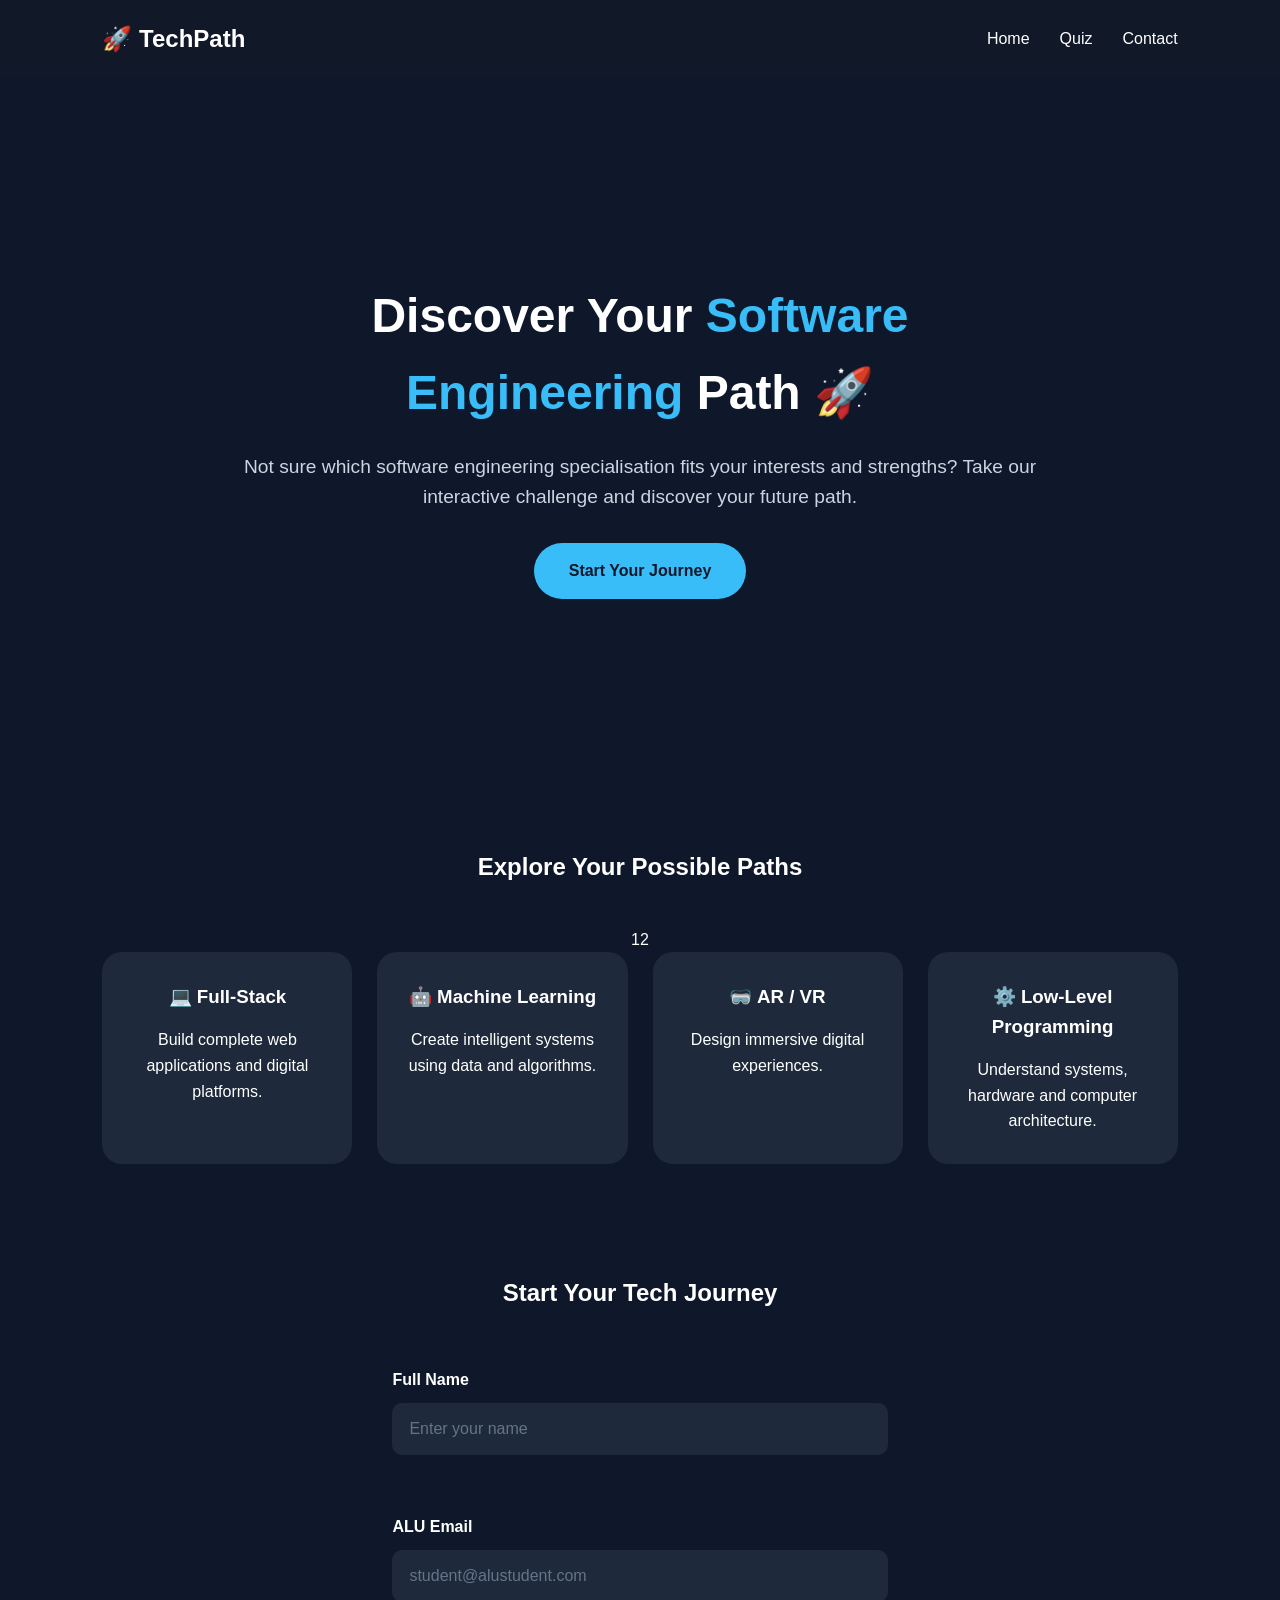
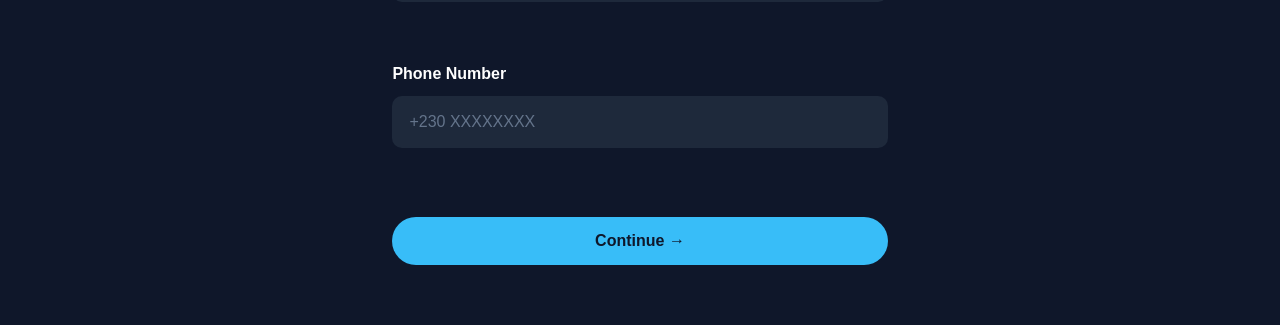
<file: index.html>
<!DOCTYPE html>
<html lang="en">
<head>
    <meta charset="UTF-8">
    <meta name="viewport" content="width=device-width, initial-scale=1.0">

    <title>TechPath | Discover Your Software Engineering Path</title>

    <!-- Link CSS -->
    <link rel="stylesheet" href="css/style.css">
</head>

<body>

    <!-- Navigation Bar -->
    <header>
        <nav class="navbar">
            <div class="logo">
                🚀 TechPath
            </div>

            <ul class="nav-links">
                <li><a href="index.html">Home</a></li>
                <li><a href="quiz.html">Quiz</a></li>
                <li><a href="contact.html">Contact</a></li>
            </ul>
        </nav>
    </header>


    <!-- Hero Section -->
    <main>

        <section class="hero">

            <div class="hero-content">

                <h1>
                    Discover Your 
                    <span>Software Engineering</span>
                    Path 🚀
                </h1>

                <p>
                    Not sure which software engineering specialisation 
                    fits your interests and strengths?
                    Take our interactive challenge and discover your future path.
                </p>

                <a href="#student-form" class="start-button">
                    Start Your Journey
                </a>

            </div>

        </section>


        <!-- Specialisation Cards -->
        <section class="paths">

            <h2>Explore Your Possible Paths</h2>
12
            <div class="card-container">

                <div class="path-card">
                    <h3>💻 Full-Stack</h3>
                    <p>
                        Build complete web applications and digital platforms.
                    </p>
                </div>


                <div class="path-card">
                    <h3>🤖 Machine Learning</h3>
                    <p>
                        Create intelligent systems using data and algorithms.
                    </p>
                </div>


                <div class="path-card">
                    <h3>🥽 AR / VR</h3>
                    <p>
                        Design immersive digital experiences.
                    </p>
                </div>


                <div class="path-card">
                    <h3>⚙️ Low-Level Programming</h3>
                    <p>
                        Understand systems, hardware and computer architecture.
                    </p>
                </div>

            </div>

        </section>


        <!-- Student Form -->
        <section id="student-form" class="form-section">

            <h2>Start Your Tech Journey</h2>

            <form id="studentForm">

                <label>
                    Full Name
                </label>

                <input 
                id="name"
                type="text"
                placeholder="Enter your name">

                <small class="error-message"></small>


                <!-- Student ID removed as requested -->


                <label>
                    ALU Email
                </label>

                <input 
                id="email"
                type="email"
                placeholder="student@alustudent.com">

                <small class="error-message"></small>


                <label>
                    Phone Number
                </label>

                <input 
                id="phone"
                type="tel"
                placeholder="+230 XXXXXXXX">

                <small class="error-message"></small>


                <button type="submit">
                    Continue →
                </button>

            </form>

        </section>


    </main>


    <!-- JavaScript -->
    <script src="js/main.js"></script>

</body>
</html>
</file>
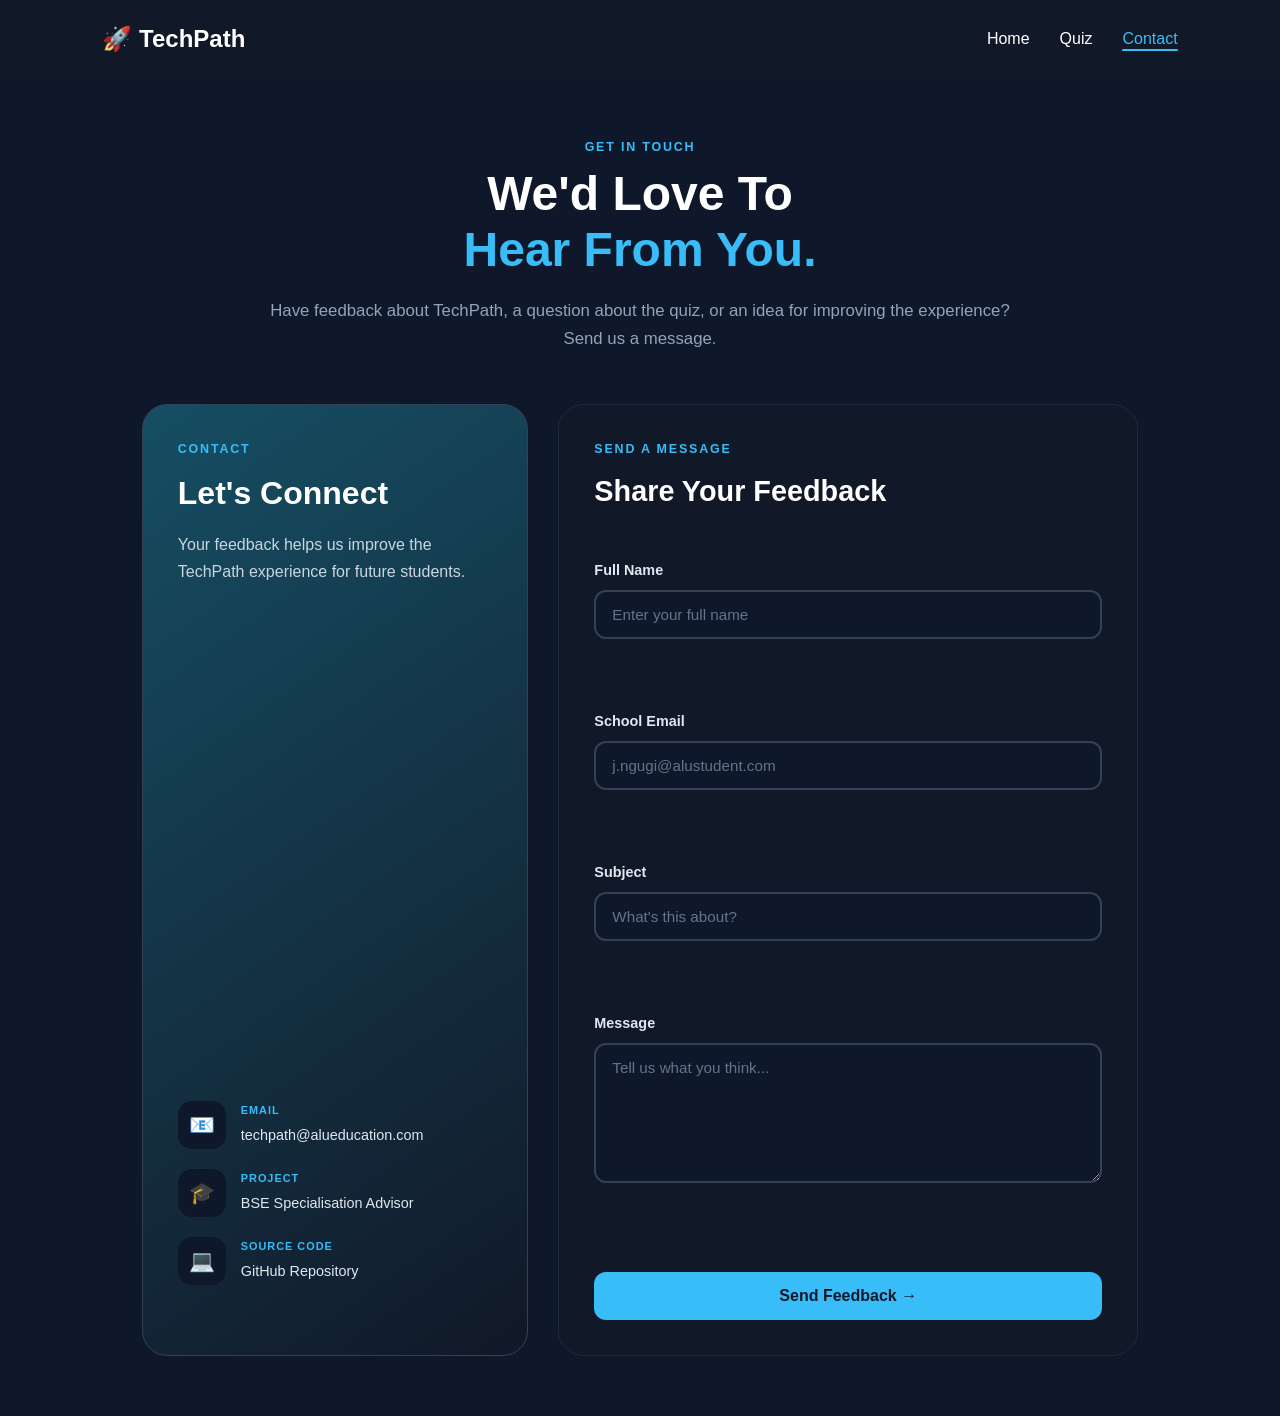
<file: contact.html>
<!DOCTYPE html>
<html lang="en">

<head>

    <meta charset="UTF-8">

    <meta
        name="viewport"
        content="width=device-width, initial-scale=1.0"
    >

    <title>TechPath | Contact & Feedback</title>

    <link
        rel="stylesheet"
        href="css/style.css"
    >

</head>


<body>

    <!-- =================================
         NAVIGATION
    ================================== -->

    <header>

        <nav class="navbar">

            <div class="logo">
                🚀 TechPath
            </div>

            <ul class="nav-links">

                <li>
                    <a href="index.html">Home</a>
                </li>

                <li>
                    <a href="quiz.html">Quiz</a>
                </li>

                <li>
                    <a href="contact.html" class="active">
                        Contact
                    </a>
                </li>

            </ul>

        </nav>

    </header>


    <!-- =================================
         CONTACT PAGE
    ================================== -->

    <main class="contact-page">


        <!-- PAGE INTRO -->

        <section class="contact-hero">

            <p class="contact-label">
                GET IN TOUCH
            </p>

            <h1>
                We'd Love To
                <span>Hear From You.</span>
            </h1>

            <p>
                Have feedback about TechPath, a question about
                the quiz, or an idea for improving the experience?
                Send us a message.
            </p>

        </section>


        <!-- CONTACT CONTENT -->

        <section class="contact-grid">


            <!-- =================================
                 CONTACT INFORMATION
            ================================== -->

            <div class="contact-info">

                <div>

                    <p class="contact-label">
                        CONTACT
                    </p>

                    <h2>
                        Let's Connect
                    </h2>

                    <p class="contact-description">
                        Your feedback helps us improve the
                        TechPath experience for future students.
                    </p>

                </div>


                <div class="contact-details">

                    <div class="contact-detail">

                        <span class="contact-detail-icon">
                            📧
                        </span>

                        <div>

                            <small>
                                EMAIL
                            </small>

                            <p>
                                techpath@alueducation.com
                            </p>

                        </div>

                    </div>


                    <div class="contact-detail">

                        <span class="contact-detail-icon">
                            🎓
                        </span>

                        <div>

                            <small>
                                PROJECT
                            </small>

                            <p>
                                BSE Specialisation Advisor
                            </p>

                        </div>

                    </div>


                    <div class="contact-detail">

                        <span class="contact-detail-icon">
                            💻
                        </span>

                        <div>

                            <small>
                                SOURCE CODE
                            </small>

                            <p>
                                GitHub Repository
                            </p>

                        </div>

                    </div>

                </div>


                <!-- GitHub button removed per request -->

            </div>


            <!-- =================================
                 CONTACT FORM
            ================================== -->

            <div class="contact-form-card">

                <div class="form-heading">

                    <p class="contact-label">
                        SEND A MESSAGE
                    </p>

                    <h2>
                        Share Your Feedback
                    </h2>

                </div>


                <form id="contactForm" action="https://formsubmit.co/ngugijacinta07@gmail.com" method="POST" novalidate>

                    <!-- Hidden config fields for FormSubmit.co -->
                    <input type="hidden" name="_subject" value="New Contact Form Submission - TechPath Advisor">
                    <input type="hidden" name="_captcha" value="false">
                    <input type="hidden" name="_template" value="table">
                    <input type="hidden" name="_next" value="https://jacintangugi.github.io/techpath-advisor/contact.html?sent=true">


                    <!-- NAME -->

                    <div class="form-group">

                        <label for="contactName">
                            Full Name
                        </label>

                        <input
                            type="text"
                            id="contactName"
                            name="name"
                            placeholder="Enter your full name"
                            autocomplete="name"
                        >

                        <small
                            class="error-message"
                            id="contactNameError"
                        ></small>

                    </div>


                    <!-- EMAIL -->

                    <div class="form-group">

                        <label for="contactEmail">
                            School Email
                        </label>

                        <input
                            type="email"
                            id="contactEmail"
                            name="email"
                            placeholder="j.ngugi@alustudent.com"
                            autocomplete="email"
                        >

                        <small
                            class="error-message"
                            id="contactEmailError"
                        ></small>

                    </div>


                    <!-- SUBJECT -->

                    <div class="form-group">

                        <label for="contactSubject">
                            Subject
                        </label>

                        <input type="text" id="contactSubject" name="subject" placeholder="What's this about?">

                        <small class="error-message" id="contactSubjectError"></small>

                    </div>


                    <!-- MESSAGE -->

                    <div class="form-group">

                        <label for="contactMessage">
                            Message
                        </label>

                        <textarea
                            id="contactMessage"
                            name="message"
                            rows="6"
                            placeholder="Tell us what you think..."
                        ></textarea>

                        <small
                            class="error-message"
                            id="contactMessageError"
                        ></small>

                    </div>


                    <!-- SUCCESS MESSAGE -->

                    <div
                        class="form-success"
                        id="formSuccess"
                        role="status"
                        aria-live="polite"
                    ></div>


                    <!-- SUBMIT -->

                    <button
                        type="submit"
                        class="contact-submit"
                    >
                        Send Feedback →
                    </button>

                </form>

            </div>

        </section>

    </main>


    <!-- =================================
         JAVASCRIPT
    ================================== -->

    <script src="js/contact.js"></script>

</body>

</html>
</file>
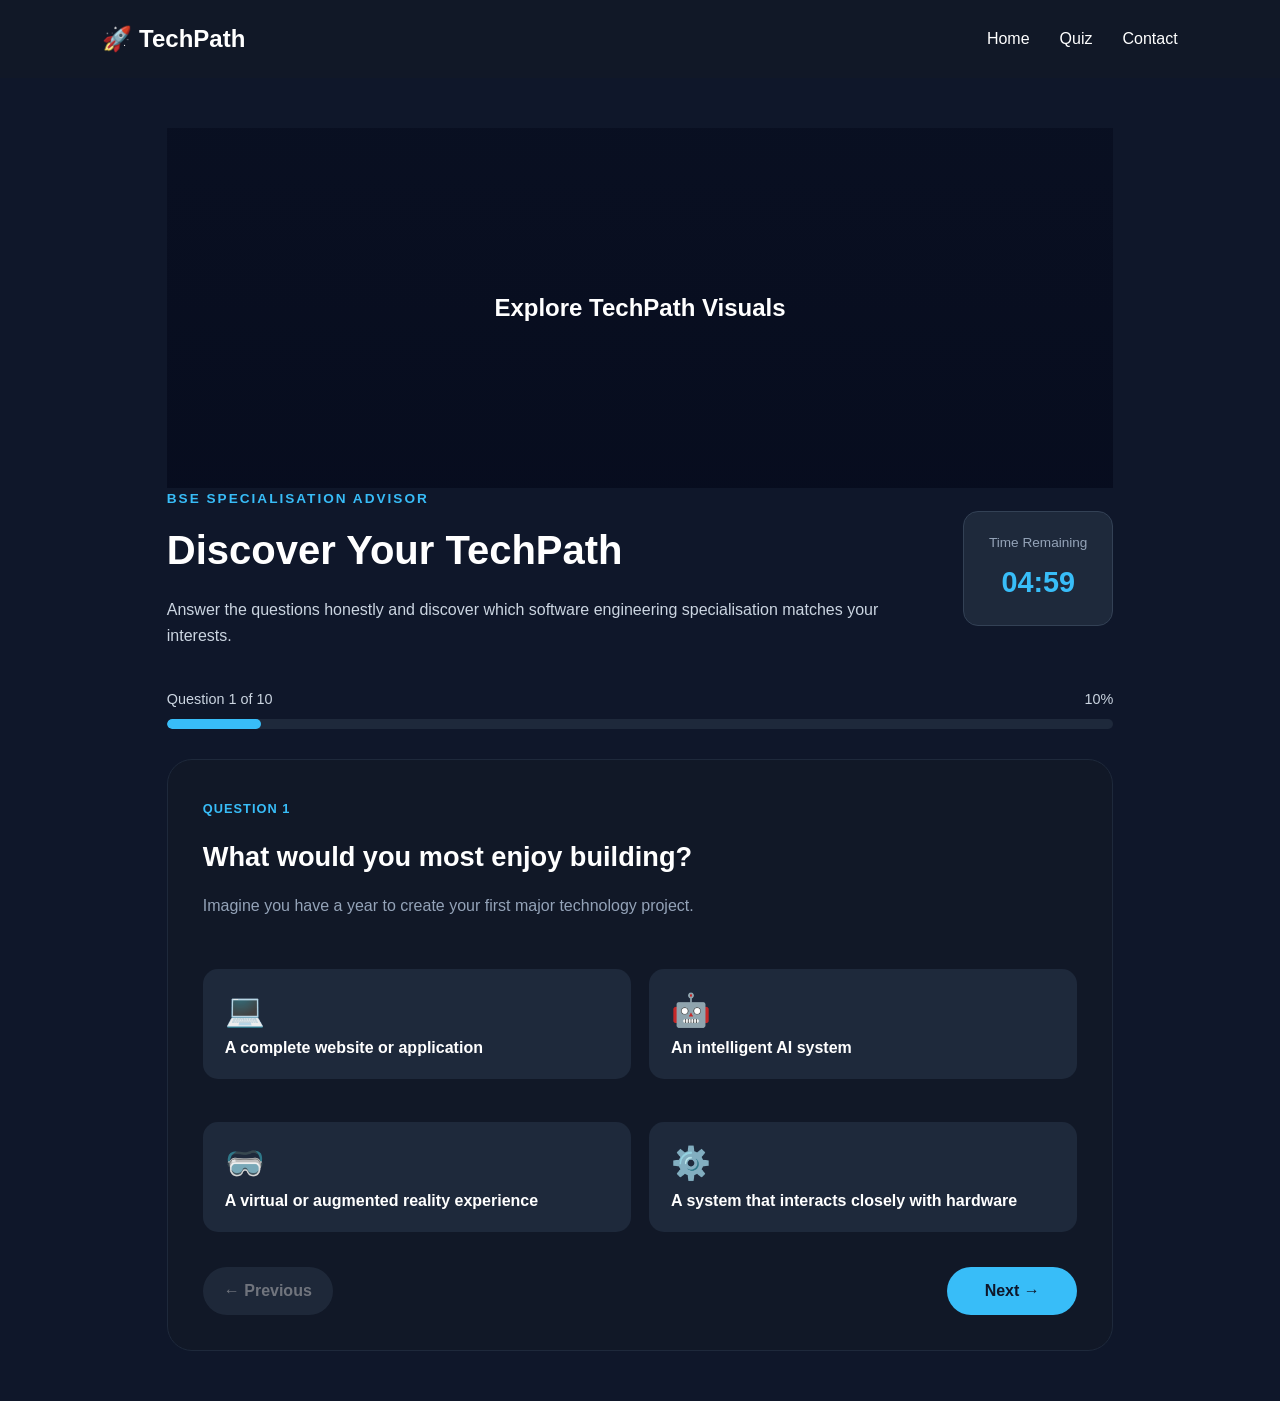
<file: quiz.html>
<!DOCTYPE html>
<html lang="en">
<head>
    <meta charset="UTF-8">
    <meta name="viewport" content="width=device-width, initial-scale=1.0">

    <title>TechPath | Specialisation Quiz</title>

    <link rel="stylesheet" href="css/style.css">
</head>

<body>

    <!-- ===============================
         NAVIGATION
    ================================ -->

    <header>
        <nav class="navbar">

            <div class="logo">
                🚀 TechPath
            </div>

            <ul class="nav-links">
                <li>
                    <a href="index.html">Home</a>
                </li>

                <li>
                    <a href="quiz.html">Quiz</a>
                </li>

                <li>
                    <a href="contact.html">Contact</a>
                </li>
            </ul>

        </nav>
    </header>


    <!-- ===============================
         QUIZ HEADER
    ================================ -->

    <main class="quiz-page">

        <!-- DEMO HERO WITH RESPONSIVE BACKGROUND -->

        <section class="bg-hero" style="background-image: url('https://images.unsplash.com/photo-1504384308090-c894fdcc538d?q=80&w=1400&auto=format&fit=crop');">

            <div class="hero-inner">

                <h1>
                    Explore TechPath Visuals
                </h1>

            </div>

        </section>

        <section class="quiz-header">

            <div>
                <p class="quiz-label">BSE SPECIALISATION ADVISOR</p>

                <h1>
                    Discover Your TechPath
                </h1>

                <p>
                    Answer the questions honestly and discover
                    which software engineering specialisation
                    matches your interests.
                </p>
            </div>


            <!-- Countdown Timer -->

            <div class="timer-container">

                <span>Time Remaining</span>

                <strong id="timer">
                    05:00
                </strong>

            </div>

        </section>


        <!-- ===============================
             PROGRESS
        ================================ -->

        <section class="progress-section">

            <div class="progress-info">

                <span id="questionNumber">
                    Question 1 of 10
                </span>

                <span id="progressPercentage">
                    10%
                </span>

            </div>


            <div class="progress-bar">

                <div
                    id="progressFill"
                    class="progress-fill">
                </div>

            </div>

        </section>


        <!-- ===============================
             QUIZ CONTAINER
        ================================ -->

        <section class="quiz-container">

            <!-- QUESTION 1 -->

            <div
                class="question-card active"
                data-question="1">

                <span class="question-category">
                    QUESTION 1
                </span>

                <h2>
                    What would you most enjoy building?
                </h2>

                <p class="question-description">
                    Imagine you have a year to create your
                    first major technology project.
                </p>


                <div class="answer-grid">

                    <button
                        class="answer-option"
                        data-path="fullstack"
                        data-points="4">

                        <span class="answer-icon">💻</span>

                        <span>
                            A complete website or application
                        </span>

                    </button>


                    <button
                        class="answer-option"
                        data-path="machinelearning"
                        data-points="4">

                        <span class="answer-icon">🤖</span>

                        <span>
                            An intelligent AI system
                        </span>

                    </button>


                    <button
                        class="answer-option"
                        data-path="arvr"
                        data-points="4">

                        <span class="answer-icon">🥽</span>

                        <span>
                            A virtual or augmented reality experience
                        </span>

                    </button>


                    <button
                        class="answer-option"
                        data-path="lowlevel"
                        data-points="4">

                        <span class="answer-icon">⚙️</span>

                        <span>
                            A system that interacts closely with hardware
                        </span>

                    </button>

                </div>

            </div>


            <!-- QUESTION 2 -->

            <div
                class="question-card"
                data-question="2">

                <span class="question-category">
                    QUESTION 2
                </span>

                <h2>
                    Which problem sounds most exciting?
                </h2>

                <div class="answer-grid">

                    <button
                        class="answer-option"
                        data-path="fullstack"
                        data-points="4">

                        💻 Create a platform people can use

                    </button>


                    <button
                        class="answer-option"
                        data-path="machinelearning"
                        data-points="4">

                        🤖 Predict patterns from data

                    </button>


                    <button
                        class="answer-option"
                        data-path="arvr"
                        data-points="4">

                        🥽 Create immersive digital experiences

                    </button>


                    <button
                        class="answer-option"
                        data-path="lowlevel"
                        data-points="4">

                        ⚙️ Improve computer efficiency

                    </button>

                </div>

            </div>


            <!-- QUESTION 3 - IMAGE HOTSPOT -->

            <div class="question-card" data-question="3">

                <div class="question-number">Interactive Question</div>

                <h2>
                    Which specialisation interests you the most?
                </h2>

                <p class="question-instruction">
                    Click one of the four areas in the image below.
                </p>

                <div class="hotspot-container">

                    <img
                        src="assets/images/hotspot-lab.png"
                        alt="Four BSE software engineering specialisations"
                        id="hotspotImage"
                    >

                    <!-- Clickable areas -->

                    <button
                        type="button"
                        class="hotspot-area hotspot-fullstack"
                        data-specialisation="Full-Stack Web Development"
                        data-path="fullstack"
                        data-points="5"
                        aria-label="Full-Stack Web Development"
                    ></button>

                    <button
                        type="button"
                        class="hotspot-area hotspot-ml"
                        data-specialisation="Machine Learning"
                        data-path="machinelearning"
                        data-points="5"
                        aria-label="Machine Learning"
                    ></button>

                    <button
                        type="button"
                        class="hotspot-area hotspot-arvr"
                        data-specialisation="AR/VR"
                        data-path="arvr"
                        data-points="5"
                        aria-label="AR/VR"
                    ></button>

                    <button
                        type="button"
                        class="hotspot-area hotspot-lowlevel"
                        data-specialisation="Low-Level Programming"
                        data-path="lowlevel"
                        data-points="5"
                        aria-label="Low-Level Programming"
                    ></button>

                </div>

                <p id="hotspotFeedback" class="hotspot-feedback" aria-live="polite"></p>

            </div>


            <!-- QUESTION 4 -->

            <div
                class="question-card"
                data-question="4">

                <span class="question-category">
                    QUESTION 4
                </span>

                <h2>
                    You receive a huge dataset. What interests you most?
                </h2>


                <div class="answer-grid">

                    <button
                        class="answer-option"
                        data-path="fullstack"
                        data-points="4">

                        Build a dashboard to display it

                    </button>


                    <button
                        class="answer-option"
                        data-path="machinelearning"
                        data-points="5">

                        Discover patterns and make predictions

                    </button>


                    <button
                        class="answer-option"
                        data-path="arvr"
                        data-points="4">

                        Turn the data into an immersive experience

                    </button>


                    <button
                        class="answer-option"
                        data-path="lowlevel"
                        data-points="5">

                        Optimise how the computer processes it

                    </button>

                </div>

            </div>


            <!-- QUESTION 5 - AUDIO -->

            <div
                class="question-card"
                data-question="5">

                <span class="question-category">
                    QUESTION 5 · AUDIO SCENARIO
                </span>

                <h2>
                    Listen to the scenario and choose your preferred role.
                </h2>


                <div class="audio-player">

                    <p>
                        🎧 Technology Scenario
                    </p>

                    <audio
                        id="scenarioAudio"
                        controls>

                        <source
                            src="assets/audio/scenario.mp3"
                            type="audio/mpeg">

                        Your browser does not support audio.

                    </audio>

                </div>


                <p class="question-description">

                    A company wants to automatically identify
                    suspicious transactions.

                    What would you prefer to work on?

                </p>


                <div class="answer-grid">

                    <button
                        class="answer-option"
                        data-path="fullstack"
                        data-points="4">

                        Build the platform

                    </button>


                    <button
                        class="answer-option"
                        data-path="machinelearning"
                        data-points="5">

                        Create the detection model

                    </button>


                    <button
                        class="answer-option"
                        data-path="arvr"
                        data-points="4">

                        Visualise the problem

                    </button>


                    <button
                        class="answer-option"
                        data-path="lowlevel"
                        data-points="5">

                        Improve system performance

                    </button>

                </div>

            </div>


            <!-- QUESTION 6 -->

            <div
                class="question-card"
                data-question="6">

                <span class="question-category">
                    QUESTION 6
                </span>

                <h2>
                    You receive a VR headset. What would you do?
                </h2>


                <div class="answer-grid">

                    <button
                        class="answer-option"
                        data-path="fullstack"
                        data-points="4">

                        Build a website for the application

                    </button>


                    <button
                        class="answer-option"
                        data-path="machinelearning"
                        data-points="5">

                        Create an AI assistant

                    </button>


                    <button
                        class="answer-option"
                        data-path="arvr"
                        data-points="5">

                        Design a virtual world

                    </button>


                    <button
                        class="answer-option"
                        data-path="lowlevel"
                        data-points="5">

                        Improve the hardware interaction

                    </button>

                </div>

            </div>


            <!-- QUESTION 7 - VIDEO -->

            <div
                class="question-card"
                data-question="7">

                <span class="question-category">
                    QUESTION 7 · VIDEO SCENARIO
                </span>

                <h2>
                    Watch the scenario and choose what you would investigate.
                </h2>


                <div class="video-container">

                    <video
                        id="scenarioVideo"
                        controls>

                        <source
                            src="assets/video/scenario.mp4"
                            type="video/mp4">

                        Your browser does not support video.

                    </video>

                </div>


                <p class="question-description">

                    The application suddenly becomes extremely slow.
                    What would you investigate first?

                </p>


                <div class="answer-grid">

                    <button
                        class="answer-option"
                        data-path="fullstack"
                        data-points="4">

                        Check the user interface and application flow

                    </button>


                    <button
                        class="answer-option"
                        data-path="machinelearning"
                        data-points="3">

                        Analyse data and processes

                    </button>


                    <button
                        class="answer-option"
                        data-path="arvr"
                        data-points="4">

                        Improve visual rendering

                    </button>


                    <button
                        class="answer-option"
                        data-path="lowlevel"
                        data-points="5">

                        Check memory and system performance

                    </button>

                </div>

            </div>


            <!-- QUESTION 8 -->

            <div
                class="question-card"
                data-question="8">

                <span class="question-category">
                    QUESTION 8
                </span>

                <h2>
                    What type of challenge do you enjoy?
                </h2>


                <div class="answer-grid">

                    <button
                        class="answer-option"
                        data-path="fullstack"
                        data-points="4">

                        Designing and building applications

                    </button>


                    <button
                        class="answer-option"
                        data-path="machinelearning"
                        data-points="4">

                        Finding patterns in information

                    </button>


                    <button
                        class="answer-option"
                        data-path="arvr"
                        data-points="4">

                        Creating creative digital experiences

                    </button>


                    <button
                        class="answer-option"
                        data-path="lowlevel"
                        data-points="4">

                        Understanding computers internally

                    </button>

                </div>

            </div>


            <!-- QUESTION 9 -->

            <div
                class="question-card"
                data-question="9">

                <span class="question-category">
                    QUESTION 9
                </span>

                <h2>
                    What would you choose to learn this weekend?
                </h2>


                <div class="answer-grid">

                    <button
                        class="answer-option"
                        data-path="fullstack"
                        data-points="5">

                        JavaScript and Web Development

                    </button>


                    <button
                        class="answer-option"
                        data-path="machinelearning"
                        data-points="5">

                        Python and Artificial Intelligence

                    </button>


                    <button
                        class="answer-option"
                        data-path="arvr"
                        data-points="5">

                        Unity and 3D Development

                    </button>


                    <button
                        class="answer-option"
                        data-path="lowlevel"
                        data-points="5">

                        C/C++ and Computer Systems

                    </button>

                </div>

            </div>


            <!-- QUESTION 10 -->

            <div
                class="question-card"
                data-question="10">

                <span class="question-category">
                    QUESTION 10 · FINAL CHALLENGE
                </span>

                <h2>
                    You have one year to build your dream technology project.
                    What would it be?
                </h2>


                <div class="answer-grid">

                    <button
                        class="answer-option"
                        data-path="fullstack"
                        data-points="5">

                        💻 A social platform

                    </button>


                    <button
                        class="answer-option"
                        data-path="machinelearning"
                        data-points="5">

                        🤖 An intelligent AI assistant

                    </button>


                    <button
                        class="answer-option"
                        data-path="arvr"
                        data-points="5">

                        🥽 A virtual world

                    </button>


                    <button
                        class="answer-option"
                        data-path="lowlevel"
                        data-points="5">

                        ⚙️ A smart hardware system

                    </button>

                </div>

            </div>


            <!-- ===============================
                 QUIZ CONTROLS
            ================================ -->

            <div class="quiz-controls">

                <button
                    id="previousButton"
                    class="secondary-button"
                    type="button">

                    ← Previous

                </button>


                <button
                    id="nextButton"
                    class="primary-button"
                    type="button">

                    Next →

                </button>


                <button
                    id="submitQuiz"
                    class="primary-button"
                    type="button"
                    hidden>

                    See My TechPath 🚀

                </button>

            </div>

        </section>

    </main>


    <!-- Quiz JavaScript -->

    <script src="js/quiz.js"></script>
    <script src="js/gallery.js"></script>

</body>
</html>
</file>
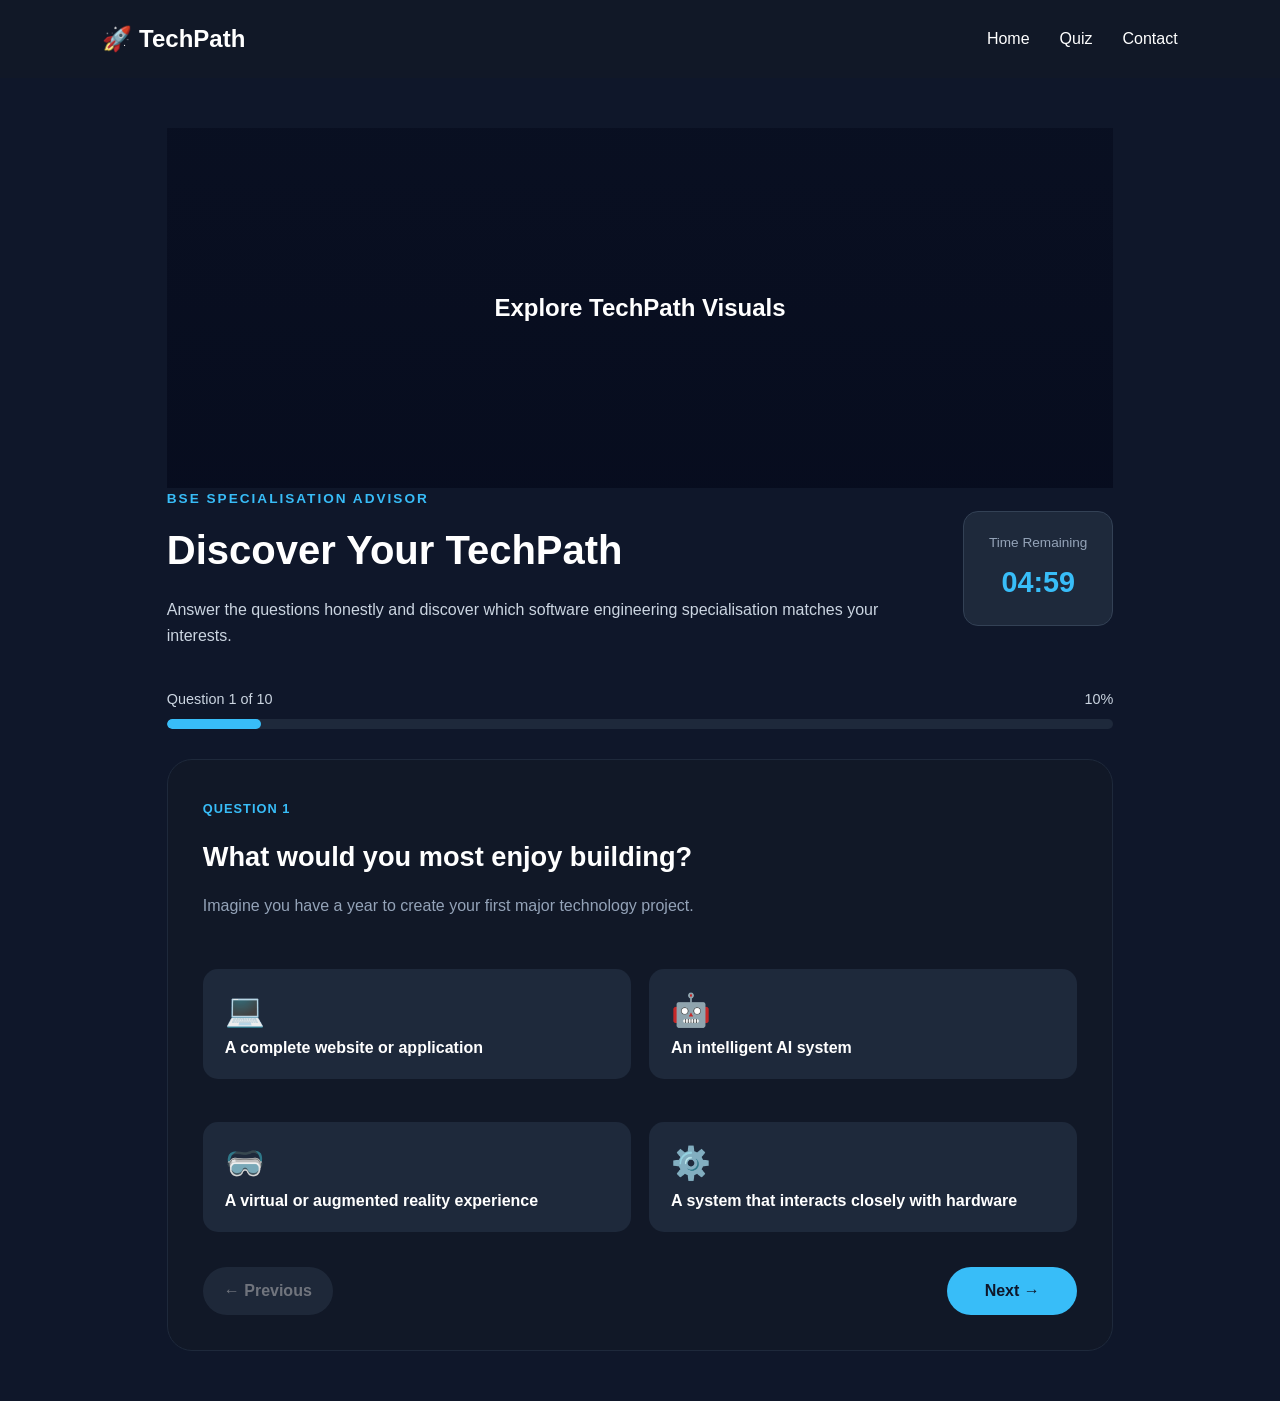
<file: results.html>
<!DOCTYPE html>
<html lang="en">

<head>

    <meta charset="UTF-8">

    <meta
        name="viewport"
        content="width=device-width, initial-scale=1.0"
    >

    <title>TechPath | Your Results</title>

    <link
        rel="stylesheet"
        href="css/style.css"
    >

</head>


<body>

    <!-- =================================
         NAVIGATION
    ================================== -->

    <header>

        <nav class="navbar">

            <div class="logo">
                🚀 TechPath
            </div>

            <ul class="nav-links">

                <li>
                    <a href="index.html">
                        Home
                    </a>
                </li>

                <li>
                    <a href="quiz.html">
                        Quiz
                    </a>
                </li>

                <li>
                    <a href="contact.html">
                        Contact
                    </a>
                </li>

            </ul>

        </nav>

    </header>


    <!-- =================================
         RESULTS MAIN CONTENT
    ================================== -->

    <main class="results-page">


        <!-- =================================
             RESULT HERO
        ================================== -->

        <section class="result-hero">

            <div class="result-badge">
                ✨ QUIZ COMPLETE
            </div>

            <h1>
                Your TechPath
                <span>Has Been Discovered</span>
            </h1>

            <p>
                Based on your answers, we've identified
                the software engineering specialisation
                that best matches your interests and strengths.
            </p>

        </section>


        <!-- =================================
             RECOMMENDED PATH
        ================================== -->

        <section class="recommendation-card">

            <div class="recommendation-icon"
                 id="resultIcon">

                🤖

            </div>

            <div class="recommendation-content">

                <p class="result-label">
                    YOUR STRONGEST MATCH
                </p>

                <h2 id="recommendedPath">
                    Machine Learning
                </h2>

                <p id="resultDescription">
                    You appear to enjoy working with data,
                    patterns, algorithms and intelligent systems.
                </p>

            </div>

        </section>


        <!-- =================================
             SCORE + CANVAS
        ================================== -->

        <section class="results-grid">


            <!-- CANVAS CARD -->

            <div class="chart-card">

                <div class="section-heading">

                    <p>
                        PERFORMANCE PROFILE
                    </p>

                    <h2>
                        Your Specialisation Map
                    </h2>

                </div>


                <div class="canvas-container">

                    <canvas
                        id="resultsCanvas"
                        width="600"
                        height="500"
                        aria-label="Specialisation score chart">
                    </canvas>

                </div>

            </div>


            <!-- SCORE SUMMARY -->

            <div class="score-card">

                <div class="section-heading">

                    <p>
                        SCORE BREAKDOWN
                    </p>

                    <h2>
                        Your Results
                    </h2>

                </div>


                <div class="score-list">


                    <div class="score-item">

                        <div class="score-info">

                            <span>
                                💻 Full-Stack
                            </span>

                            <strong id="fullstackScore">
                                0%
                            </strong>

                        </div>

                        <div class="score-bar">

                            <div
                                id="fullstackBar"
                                class="score-fill">
                            </div>

                        </div>

                    </div>


                    <div class="score-item">

                        <div class="score-info">

                            <span>
                                🤖 Machine Learning
                            </span>

                            <strong id="machinelearningScore">
                                0%
                            </strong>

                        </div>

                        <div class="score-bar">

                            <div
                                id="machinelearningBar"
                                class="score-fill">
                            </div>

                        </div>

                    </div>


                    <div class="score-item">

                        <div class="score-info">

                            <span>
                                🥽 AR / VR
                            </span>

                            <strong id="arvrScore">
                                0%
                            </strong>

                        </div>

                        <div class="score-bar">

                            <div
                                id="arvrBar"
                                class="score-fill">
                            </div>

                        </div>

                    </div>


                    <div class="score-item">

                        <div class="score-info">

                            <span>
                                ⚙️ Low-Level Programming
                            </span>

                            <strong id="lowlevelScore">
                                0%
                            </strong>

                        </div>

                        <div class="score-bar">

                            <div
                                id="lowlevelBar"
                                class="score-fill">
                            </div>

                        </div>

                    </div>


                </div>

            </div>

        </section>


        <!-- =================================
             PERFORMANCE STATS
        ================================== -->

        <section class="stats-section">

            <div class="stat-card">

                <span class="stat-icon">
                    📝
                </span>

                <div>

                    <strong id="questionsAnswered">
                        0
                    </strong>

                    <p>
                        Questions Answered
                    </p>

                </div>

            </div>


            <div class="stat-card">

                <span class="stat-icon">
                    🔥
                </span>

                <div>

                    <strong id="streakScore">
                        0
                    </strong>

                    <p>
                        Answer Streak
                    </p>

                </div>

            </div>


            <div class="stat-card">

                <span class="stat-icon">
                    ⏱️
                </span>

                <div>

                    <strong id="timeUsed">
                        0:00
                    </strong>

                    <p>
                        Time Used
                    </p>

                </div>

            </div>

        </section>


        <!-- =================================
             NEXT STEPS
        ================================== -->

        <section class="next-step-card">

            <div class="next-step-content">

                <p class="result-label">
                    YOUR NEXT STEP
                </p>

                <h2 id="nextStepTitle">
                    Start Exploring Your Path
                </h2>

                <p id="nextStepDescription">
                    Use your result as a starting point.
                    Explore projects, courses and technologies
                    related to your recommended specialisation.
                </p>

            </div>


            <div class="next-step-actions">

                <a
                    href="quiz.html"
                    class="secondary-result-button">

                    Retake Quiz

                </a>


                <a
                    href="contact.html"
                    class="primary-result-button">

                    Give Feedback →

                </a>

            </div>

        </section>


    </main>


    <!-- =================================
         RESULTS JAVASCRIPT
    ================================== -->

    <script src="js/results.js"></script>

</body>

</html>
</file>
<file: css/style.css>
/* =================================
   TECHPATH GLOBAL STYLES
================================= */

* {
    margin: 0;
    padding: 0;
    box-sizing: border-box;
}


body {
    font-family: Arial, Helvetica, sans-serif;
    background: #0f172a;
    color: white;
    line-height: 1.6;
}


/* =================================
   NAVIGATION BAR
================================= */

.navbar {
    display: flex;
    justify-content: space-between;
    align-items: center;
    padding: 20px 8%;
    background: #111827;
}

.logo {
    font-size: 1.5rem;
    font-weight: bold;
}

.nav-links {
    display: flex;
    gap: 30px;
    list-style: none;
}

.nav-links a {
    color: white;
    text-decoration: none;
    transition: 0.3s;
    position: relative;
    padding-bottom: 4px;
}

.nav-links a:hover {
    color: #38bdf8;
}

/* Active page indicator — add class="active" to the current page's <a> in JS or manually */
.nav-links a.active {
    color: #38bdf8;
}

.nav-links a.active::after {
    content: "";
    position: absolute;
    left: 0;
    bottom: 0;
    width: 100%;
    height: 2px;
    background: #38bdf8;
    border-radius: 2px;
}


/* =================================
   HERO SECTION
================================= */

.hero {
    min-height: 80vh;
    display: flex;
    justify-content: center;
    align-items: center;
    padding: 40px 8%;
    text-align: center;
}

.hero-content {
    max-width: 800px;
    animation: fadeInUp 0.8s ease-out both;
}

.hero h1 {
    font-size: 3rem;
    margin-bottom: 20px;
}

.hero h1 span {
    color: #38bdf8;
}

.hero p {
    font-size: 1.2rem;
    color: #cbd5e1;
    margin-bottom: 30px;
}

.start-button {
    display: inline-block;
    padding: 15px 35px;
    background: #38bdf8;
    color: #0f172a;
    border-radius: 30px;
    text-decoration: none;
    font-weight: bold;
    transition: 0.3s;
}

.start-button:hover {
    transform: translateY(-5px);
    box-shadow: 0 10px 25px rgba(56, 189, 248, 0.35);
}


/* =================================
   SPECIALISATION CARDS
================================= */

.paths {
    padding: 50px 8%;
    text-align: center;
}

.paths h2 {
    margin-bottom: 40px;
    animation: fadeInUp 0.8s ease-out both;
}

.card-container {
    display: grid;
    grid-template-columns: repeat(4, 1fr);
    gap: 25px;
}

.path-card {
    background: #1e293b;
    padding: 30px;
    border-radius: 20px;
    transition: 0.3s;
    animation: fadeInUp 0.8s ease-out both;
}

/* Stagger the cards so they cascade in rather than popping at once */
.path-card:nth-child(1) { animation-delay: 0.1s; }
.path-card:nth-child(2) { animation-delay: 0.2s; }
.path-card:nth-child(3) { animation-delay: 0.3s; }
.path-card:nth-child(4) { animation-delay: 0.4s; }

.path-card:hover {
    transform: translateY(-10px);
    background: #334155;
}

.path-card h3 {
    margin-bottom: 15px;
}


/* =================================
   FORM SECTION
================================= */

.form-section {
    padding: 60px 8%;
    max-width: 700px;
    margin: auto;
}

.form-section h2 {
    text-align: center;
    margin-bottom: 40px;
}

/* Form layout */

form {
    display: flex;
    flex-direction: column;
    gap: 10px;
}

form label {
    margin-top: 15px;
    font-weight: bold;
}

input {
    width: 100%;
    padding: 15px;
    border-radius: 10px;
    border: 2px solid transparent;
    font-size: 1rem;
    background: #1e293b;
    color: white;
    transition: 0.3s;
}

input::placeholder {
    color: #64748b;
}

input:focus {
    outline: none;
    border-color: #38bdf8;
    box-shadow: 0 0 0 3px rgba(56, 189, 248, 0.2);
}

/* Validation states */

.is-valid {
    border: 2px solid #22c55e;
}

.is-invalid {
    border: 2px solid #ef4444;
}

.error-message {
    color: #ef4444;
    font-size: 0.85rem;
    min-height: 20px;
}

/* Button */

button {
    margin-top: 25px;
    padding: 15px;
    border: none;
    border-radius: 30px;
    background: #38bdf8;
    color: #0f172a;
    font-size: 1rem;
    font-weight: bold;
    cursor: pointer;
    transition: 0.3s;
}

button:hover {
    transform: scale(1.05);
    box-shadow: 0 10px 25px rgba(56, 189, 248, 0.35);
}

button:active {
    transform: scale(0.98);
}


/* =================================
   KEYFRAME ANIMATIONS
================================= */

@keyframes fadeInUp {
    from {
        opacity: 0;
        transform: translateY(25px);
    }
    to {
        opacity: 1;
        transform: translateY(0);
    }
}


/* =================================
   RESPONSIVE DESIGN
================================= */

/* Tablets */
@media(max-width:900px){

    .card-container {
        grid-template-columns: repeat(2,1fr);
    }

    .hero h1 {
        font-size: 2.2rem;
    }

}

/* Mobile */
@media(max-width:600px){

    .navbar {
        flex-direction: column;
        gap: 20px;
    }

    .nav-links {
        gap: 15px;
    }

    .hero h1 {
        font-size: 1.8rem;
    }

    .hero p {
        font-size: 1rem;
    }

    .card-container {
        grid-template-columns: 1fr;
    }

}
/* =================================
   QUIZ PAGE
================================= */

.quiz-page {
    max-width: 1100px;
    margin: 0 auto;
    padding: 50px 6%;
}


/* =================================
   QUIZ HEADER
================================= */

.quiz-header {
    display: flex;
    justify-content: space-between;
    align-items: center;
    gap: 40px;
    margin-bottom: 40px;
}

.quiz-header h1 {
    font-size: 2.5rem;
    margin: 8px 0 15px;
}

.quiz-header p {
    color: #cbd5e1;
}

.quiz-label {
    color: #38bdf8 !important;
    font-size: 0.85rem;
    font-weight: bold;
    letter-spacing: 2px;
}


/* =================================
   TIMER
================================= */

.timer-container {
    min-width: 150px;
    padding: 20px;
    text-align: center;

    background: #1e293b;
    border: 1px solid #334155;
    border-radius: 15px;
}

.timer-container span {
    display: block;
    color: #94a3b8;
    font-size: 0.85rem;
}

.timer-container strong {
    display: block;
    margin-top: 5px;
    color: #38bdf8;
    font-size: 1.8rem;
}

.timer-warning {
    color: #ef4444 !important;
    animation: timerPulse 1s infinite;
}

@keyframes timerPulse {

    0% {
        opacity: 1;
    }

    50% {
        opacity: 0.5;
    }

    100% {
        opacity: 1;
    }
}


/* =================================
   PROGRESS BAR
================================= */

.progress-section {
    margin-bottom: 30px;
}

.progress-info {
    display: flex;
    justify-content: space-between;
    margin-bottom: 8px;

    color: #cbd5e1;
    font-size: 0.9rem;
}

.progress-bar {
    width: 100%;
    height: 10px;

    background: #1e293b;

    border-radius: 20px;

    overflow: hidden;
}

.progress-fill {
    width: 10%;
    height: 100%;

    background: #38bdf8;

    border-radius: 20px;

    transition: width 0.4s ease;
}


/* =================================
   QUIZ CARD
================================= */

.quiz-container {
    background: #111827;

    padding: 35px;

    border-radius: 25px;

    border: 1px solid #1e293b;
}

.question-card {
    display: none;
}

.question-card.active {
    display: block;

    animation: questionAppear 0.4s ease;
}

@keyframes questionAppear {

    from {
        opacity: 0;
        transform: translateY(15px);
    }

    to {
        opacity: 1;
        transform: translateY(0);
    }
}


.question-category {
    display: inline-block;

    margin-bottom: 15px;

    color: #38bdf8;

    font-size: 0.8rem;

    font-weight: bold;

    letter-spacing: 1px;
}

.question-card h2 {
    font-size: 1.7rem;

    margin-bottom: 15px;
}

.question-description {
    color: #94a3b8;

    margin-bottom: 25px;
}


/* =================================
   ANSWER OPTIONS
================================= */

.answer-grid {
    display: grid;

    grid-template-columns: repeat(2, 1fr);

    gap: 18px;
}

.answer-option {
    width: 100%;

    min-height: 100px;

    padding: 20px;

    background: #1e293b;

    color: white;

    border: 2px solid transparent;

    border-radius: 15px;

    text-align: left;

    font-size: 1rem;

    cursor: pointer;

    transition:
        transform 0.25s ease,
        border-color 0.25s ease,
        background 0.25s ease;
}

.answer-option:hover {
    transform: translateY(-4px);

    border-color: #38bdf8;

    background: #26364d;
}

.answer-option.selected {
    border-color: #38bdf8;

    background: #164e63;

    transform: translateY(-3px);
}

.answer-icon {
    display: block;

    font-size: 2rem;

    margin-bottom: 10px;
}


/* =================================
   QUIZ CONTROLS
================================= */

.quiz-controls {
    display: flex;

    justify-content: space-between;

    gap: 15px;

    margin-top: 35px;
}

.quiz-controls button {
    width: auto;

    min-width: 130px;

    margin-top: 0;
}

.primary-button {
    background: #38bdf8;

    color: #0f172a;
}

.secondary-button {
    background: #334155;

    color: white;
}

.quiz-controls button:disabled {
    opacity: 0.4;

    cursor: not-allowed;

    transform: none;
}


/* =================================
   IMAGE HOTSPOT
================================= */

.hotspot-container {
    display: flex;

    justify-content: center;

    margin: 30px 0;
}

.technology-workspace {
    position: relative;

    width: 100%;

    max-width: 700px;

    height: 350px;

    background:
        linear-gradient(
            135deg,
            #1e293b,
            #0f172a
        );

    border: 2px solid #334155;

    border-radius: 20px;

    overflow: hidden;
}

.technology-workspace::before {
    content: "TECHNOLOGY WORKSPACE";

    position: absolute;

    top: 50%;
    left: 50%;

    transform: translate(-50%, -50%);

    color: #334155;

    font-size: 1.4rem;

    font-weight: bold;

    pointer-events: none;
}

.hotspot {
    position: absolute;

    width: 60px;
    height: 60px;

    transform: translate(-50%, -50%);

    border-radius: 50%;

    border: 3px solid #38bdf8;

    background: #0f172a;

    font-size: 1.5rem;

    cursor: pointer;

    transition: 0.25s;

    z-index: 2;
}

.hotspot:hover {
    transform: translate(-50%, -50%) scale(1.15);

    background: #164e63;
}

.hotspot.selected {
    background: #38bdf8;

    border-color: white;

    transform: translate(-50%, -50%) scale(1.15);
}


/* =================================
   AUDIO
================================= */

.audio-player {
    padding: 25px;

    margin-bottom: 25px;

    background: #1e293b;

    border-radius: 15px;
}

.audio-player p {
    margin-bottom: 15px;

    font-weight: bold;
}

.audio-player audio {
    width: 100%;
}


/* =================================
   VIDEO
================================= */

.video-container {
    width: 100%;

    margin-bottom: 25px;

    border-radius: 15px;

    overflow: hidden;

    background: #000;
}

.video-container video {
    display: block;

    width: 100%;

    max-height: 400px;
}


/* =================================
   RESPONSIVE QUIZ DESIGN
================================= */

@media (max-width: 900px) {

    .quiz-header {
        flex-direction: column;

        align-items: flex-start;
    }

    .timer-container {
        width: 100%;
    }

}


@media (max-width: 600px) {

    .quiz-page {
        padding: 30px 5%;
    }

    .quiz-header h1 {
        font-size: 2rem;
    }

    .quiz-container {
        padding: 20px;
    }

    .answer-grid {
        grid-template-columns: 1fr;
    }

    .quiz-controls {
        flex-direction: column;
    }

    .quiz-controls button {
        width: 100%;
    }

    .technology-workspace {
        height: 280px;
    }

}
/* =================================
   RESULTS PAGE
================================= */

.results-page {
    max-width: 1150px;
    margin: 0 auto;
    padding: 60px 6%;
}


/* =================================
   RESULT HERO
================================= */

.result-hero {
    text-align: center;
    max-width: 800px;
    margin: 0 auto 45px;
}

.result-badge {
    display: inline-block;
    padding: 8px 18px;
    margin-bottom: 20px;

    border: 1px solid #38bdf8;
    border-radius: 30px;

    color: #38bdf8;
    font-size: 0.8rem;
    font-weight: bold;
    letter-spacing: 1px;
}

.result-hero h1 {
    font-size: 3rem;
    margin-bottom: 20px;
}

.result-hero h1 span {
    display: block;
    color: #38bdf8;
}

.result-hero p {
    color: #94a3b8;
    font-size: 1.1rem;
}


/* =================================
   RECOMMENDATION
================================= */

.recommendation-card {
    display: flex;
    align-items: center;
    gap: 30px;

    padding: 35px;

    margin-bottom: 35px;

    background:
        linear-gradient(
            135deg,
            #164e63,
            #1e293b
        );

    border: 1px solid #38bdf8;

    border-radius: 25px;

    box-shadow:
        0 15px 40px rgba(0, 0, 0, 0.25);
}

.recommendation-icon {
    width: 100px;
    height: 100px;

    display: flex;
    justify-content: center;
    align-items: center;

    flex-shrink: 0;

    background: #0f172a;

    border-radius: 25px;

    font-size: 3.2rem;
}

.result-label {
    color: #38bdf8;

    font-size: 0.8rem;

    font-weight: bold;

    letter-spacing: 1.5px;

    margin-bottom: 8px;
}

.recommendation-content h2 {
    font-size: 2rem;

    margin-bottom: 10px;
}

.recommendation-content p {
    color: #cbd5e1;
}


/* =================================
   RESULTS GRID
================================= */

.results-grid {
    display: grid;

    grid-template-columns:
        1.2fr 0.8fr;

    gap: 25px;

    margin-bottom: 30px;
}


/* =================================
   CHART CARD
================================= */

.chart-card,
.score-card {
    background: #111827;

    border: 1px solid #1e293b;

    border-radius: 25px;

    padding: 30px;
}

.section-heading {
    margin-bottom: 25px;
}

.section-heading p {
    color: #38bdf8;

    font-size: 0.75rem;

    font-weight: bold;

    letter-spacing: 1.5px;

    margin-bottom: 5px;
}

.section-heading h2 {
    font-size: 1.4rem;
}

.canvas-container {
    width: 100%;

    display: flex;

    justify-content: center;

    align-items: center;
}

#resultsCanvas {
    width: 100%;

    max-width: 600px;

    height: auto;
}


/* =================================
   SCORE BARS
================================= */

.score-list {
    display: flex;

    flex-direction: column;

    gap: 25px;
}

.score-item {
    width: 100%;
}

.score-info {
    display: flex;

    justify-content: space-between;

    gap: 15px;

    margin-bottom: 8px;

    font-size: 0.9rem;
}

.score-info strong {
    color: #38bdf8;
}

.score-bar {
    width: 100%;

    height: 10px;

    background: #1e293b;

    border-radius: 20px;

    overflow: hidden;
}

.score-fill {
    width: 0%;

    height: 100%;

    background: #38bdf8;

    border-radius: 20px;

    transition:
        width 1s ease;
}


/* =================================
   PERFORMANCE STATS
================================= */

.stats-section {
    display: grid;

    grid-template-columns:
        repeat(3, 1fr);

    gap: 20px;

    margin-bottom: 30px;
}

.stat-card {
    display: flex;

    align-items: center;

    gap: 18px;

    padding: 25px;

    background: #111827;

    border: 1px solid #1e293b;

    border-radius: 20px;
}

.stat-icon {
    font-size: 2rem;
}

.stat-card strong {
    display: block;

    font-size: 1.5rem;

    color: #38bdf8;
}

.stat-card p {
    color: #94a3b8;

    font-size: 0.85rem;
}


/* =================================
   NEXT STEP
================================= */

.next-step-card {
    display: flex;

    justify-content: space-between;

    align-items: center;

    gap: 30px;

    padding: 35px;

    background: #1e293b;

    border-radius: 25px;

    border: 1px solid #334155;
}

.next-step-content {
    max-width: 650px;
}

.next-step-content h2 {
    margin-bottom: 10px;
}

.next-step-content p:last-child {
    color: #cbd5e1;
}

.next-step-actions {
    display: flex;

    gap: 12px;

    flex-shrink: 0;
}

.primary-result-button,
.secondary-result-button {
    display: inline-block;

    padding: 13px 22px;

    border-radius: 30px;

    text-decoration: none;

    font-weight: bold;

    transition: 0.3s;
}

.primary-result-button {
    background: #38bdf8;

    color: #0f172a;
}

.secondary-result-button {
    background: #334155;

    color: white;
}

.primary-result-button:hover,
.secondary-result-button:hover {
    transform: translateY(-3px);
}


/* =================================
   RESULTS RESPONSIVE DESIGN
================================= */

@media (max-width: 900px) {

    .results-grid {
        grid-template-columns: 1fr;
    }

    .next-step-card {
        flex-direction: column;

        align-items: flex-start;
    }

}


@media (max-width: 600px) {

    .results-page {
        padding: 40px 5%;
    }

    .result-hero h1 {
        font-size: 2.2rem;
    }

    .recommendation-card {
        flex-direction: column;

        text-align: center;
    }

    .recommendation-content h2 {
        font-size: 1.6rem;
    }

    .stats-section {
        grid-template-columns: 1fr;
    }

    .next-step-actions {
        width: 100%;

        flex-direction: column;
    }

    .primary-result-button,
    .secondary-result-button {
        text-align: center;
    }

}
/* =================================
   CONTACT PAGE
================================= */

.contact-page {
    max-width: 1150px;
    margin: 0 auto;
    padding: 60px 6%;
}


/* =================================
   CONTACT HERO
================================= */

.contact-hero {
    max-width: 750px;
    margin: 0 auto 50px;
    text-align: center;
}

.contact-label {
    color: #38bdf8;
    font-size: 0.78rem;
    font-weight: bold;
    letter-spacing: 1.8px;
    margin-bottom: 8px;
}

.contact-hero h1 {
    font-size: 3rem;
    line-height: 1.15;
    margin-bottom: 20px;
}

.contact-hero h1 span {
    display: block;
    color: #38bdf8;
}

.contact-hero > p:last-child {
    color: #94a3b8;
    font-size: 1.05rem;
    line-height: 1.7;
}


/* =================================
   CONTACT GRID
================================= */

.contact-grid {
    display: grid;
    grid-template-columns: 0.8fr 1.2fr;
    gap: 30px;
}


/* =================================
   CONTACT INFORMATION
================================= */

.contact-info {
    padding: 35px;

    background:
        linear-gradient(
            145deg,
            #164e63,
            #111827
        );

    border: 1px solid #334155;
    border-radius: 25px;

    display: flex;
    flex-direction: column;
    justify-content: space-between;
}

.contact-info h2 {
    font-size: 2rem;
    margin-bottom: 12px;
}

.contact-description {
    color: #cbd5e1;
    line-height: 1.7;
}


/* =================================
   CONTACT DETAILS
================================= */

.contact-details {
    display: flex;
    flex-direction: column;
    gap: 20px;
    margin: 35px 0;
}

.contact-detail {
    display: flex;
    align-items: center;
    gap: 15px;
}

.contact-detail-icon {
    width: 48px;
    height: 48px;

    display: flex;
    align-items: center;
    justify-content: center;

    background: #0f172a;
    border-radius: 14px;

    font-size: 1.3rem;
}

.contact-detail small {
    display: block;

    color: #38bdf8;

    font-size: 0.68rem;
    font-weight: bold;
    letter-spacing: 1px;

    margin-bottom: 4px;
}

.contact-detail p {
    color: #e2e8f0;
    font-size: 0.9rem;
}


/* =================================
   GITHUB BUTTON
================================= */

.github-button {
    display: inline-block;

    padding: 13px 20px;

    background: #0f172a;

    border: 1px solid #38bdf8;

    border-radius: 30px;

    color: #38bdf8;

    text-decoration: none;

    text-align: center;

    font-weight: bold;

    transition: 0.3s;
}

.github-button:hover {
    background: #38bdf8;
    color: #0f172a;

    transform: translateY(-3px);
}


/* =================================
   CONTACT FORM CARD
================================= */

.contact-form-card {
    padding: 35px;

    background: #111827;

    border: 1px solid #1e293b;

    border-radius: 25px;
}

.form-heading {
    margin-bottom: 30px;
}

.form-heading h2 {
    font-size: 1.8rem;
}


/* =================================
   FORM GROUPS
================================= */

.form-group {
    margin-bottom: 22px;
}

.form-group label {
    display: block;

    margin-bottom: 8px;

    color: #e2e8f0;

    font-size: 0.9rem;

    font-weight: 600;
}

.form-group input,
.form-group select,
.form-group textarea {
    width: 100%;

    padding: 14px 16px;

    background: #0f172a;

    border: 2px solid #334155;

    border-radius: 12px;

    color: white;

    font-family: inherit;

    font-size: 0.95rem;

    outline: none;

    transition:
        border-color 0.25s ease,
        box-shadow 0.25s ease;
}

.form-group textarea {
    resize: vertical;
    min-height: 140px;
}

.form-group input::placeholder,
.form-group textarea::placeholder {
    color: #64748b;
}

.form-group input:focus,
.form-group select:focus,
.form-group textarea:focus {
    border-color: #38bdf8;

    box-shadow:
        0 0 0 3px
        rgba(56, 189, 248, 0.12);
}


/* =================================
   VALIDATION STATES
================================= */

.form-group input.is-valid,
.form-group select.is-valid,
.form-group textarea.is-valid {
    border-color: #22c55e;
}

.form-group input.is-invalid,
.form-group select.is-invalid,
.form-group textarea.is-invalid {
    border-color: #ef4444;
}

.error-message {
    display: block;

    min-height: 18px;

    margin-top: 6px;

    color: #ef4444;

    font-size: 0.78rem;
}

.form-success {
    display: none;

    margin-bottom: 18px;

    padding: 13px 15px;

    background: rgba(34, 197, 94, 0.1);

    border: 1px solid #22c55e;

    border-radius: 10px;

    color: #86efac;

    font-size: 0.88rem;
}


/* =================================
   SUBMIT BUTTON
================================= */

.contact-submit {
    width: 100%;

    padding: 15px;

    border: none;

    border-radius: 12px;

    background: #38bdf8;

    color: #0f172a;

    font-family: inherit;

    font-size: 1rem;

    font-weight: bold;

    cursor: pointer;

    
    transition: 0.3s;
}

.contact-submit:hover {
    transform: translateY(-3px);

    box-shadow:
        0 10px 25px
        rgba(56, 189, 248, 0.2);
}


/* =================================
   CONTACT RESPONSIVE DESIGN
================================= */

@media (max-width: 850px) {

    .contact-grid {
        grid-template-columns: 1fr;
    }

}


@media (max-width: 600px) {

    .contact-page {
        padding: 40px 5%;
    }

    .contact-hero h1 {
        font-size: 2.2rem;
    }

    .contact-info,
    .contact-form-card {
        padding: 25px;
    }

}


/* =================================
   BACKGROUND HERO + GALLERY
================================= */

.bg-hero {
    position: relative;
    min-height: 40vh;
    display: flex;
    align-items: center;
    justify-content: center;
    color: white;
    text-align: center;
    padding: 60px 8%;
    background-size: cover;
    background-position: center;
}

.bg-hero::after {
    content: "";
    position: absolute;
    inset: 0;
    background: linear-gradient(180deg, rgba(2,6,23,0.45), rgba(2,6,23,0.6));
    pointer-events: none;
    border-radius: 0;
}

.bg-hero .hero-inner {
    position: relative;
    z-index: 2;
    max-width: 900px;
}

.gallery {
    display: grid;
    grid-template-columns: repeat(3, 1fr);
    gap: 16px;
    padding: 30px 8%;
}

.gallery-item {
    overflow: hidden;
    border-radius: 12px;
    background: #0b1220;
}

.gallery-item img {
    width: 100%;
    height: 220px;
    object-fit: cover;
    display: block;
    transition: transform 0.35s ease, filter 0.35s ease;
}

.gallery-item img:hover {
    transform: scale(1.06);
    filter: brightness(1.05);
}

.gallery-item figcaption {
    padding: 10px;
    font-size: 0.9rem;
    color: #cbd5e1;
}

.technology-workspace {
    position: relative;
    height: 340px;
    border-radius: 12px;
    overflow: hidden;
    background-size: cover;
    background-position: center;
    margin: 20px 0;
}

.hotspot {
    position: absolute;
    transform: translate(-50%, -50%);
    display: inline-flex;
    align-items: center;
    justify-content: center;
    width: 46px;
    height: 46px;
    border-radius: 50%;
    background: rgba(56,189,248,0.95);
    color: #061226;
    border: none;
    cursor: pointer;
    font-size: 1.1rem;
    box-shadow: 0 8px 18px rgba(2,6,23,0.6);
}

/* Responsive gallery */
@media (max-width: 900px) {
    .gallery { grid-template-columns: repeat(2, 1fr); }
}

@media (max-width: 600px) {
    .gallery { grid-template-columns: 1fr; }
    .gallery-item img { height: 200px; }
    .bg-hero { padding: 40px 6%; min-height: 30vh; }
}

/* =================================
   LIGHTBOX / MODAL
================================= */

.lightbox-overlay {
    position: fixed;
    inset: 0;
    background: rgba(2,6,23,0.8);
    display: flex;
    align-items: center;
    justify-content: center;
    z-index: 1200;
    opacity: 0;
    pointer-events: none;
    transition: opacity 200ms ease;
}

.lightbox-overlay.open {
    opacity: 1;
    pointer-events: auto;
}

.lightbox-content {
    position: relative;
    max-width: 95%;
    max-height: 92%;
    display: flex;
    flex-direction: column;
    align-items: center;
}

.lightbox-img {
    max-width: 100%;
    max-height: 80vh;
    border-radius: 8px;
    box-shadow: 0 20px 40px rgba(2,6,23,0.6);
}

.lightbox-caption {
    margin-top: 10px;
    color: #cbd5e1;
    font-size: 0.95rem;
    text-align: center;
}

.lightbox-close,
.lightbox-prev,
.lightbox-next {
    position: absolute;
    top: 12px;
    background: rgba(2,6,23,0.6);
    color: #e6eef8;
    border: 0;
    padding: 8px 12px;
    border-radius: 6px;
    cursor: pointer;
}

.lightbox-close { right: 12px; }
.lightbox-prev { left: 12px; }
.lightbox-next { right: 60px; }

@media (max-width: 600px) {
    .lightbox-prev, .lightbox-next { display: none; }
    .lightbox-close { right: 8px; top: 8px; }
}

/* Hotspot interactive image */
.hotspot-container {
    position: relative;
    max-width: 980px;
    margin: 20px auto;
}

#hotspotImage {
    width: 100%;
    height: auto;
    display: block;
    border-radius: 12px;
}

.hotspot-area {
    position: absolute;
    width: 56px;
    height: 56px;
    border-radius: 50%;
    border: none;
    background: rgba(56,189,248,0.95);
    color: #061226;
    box-shadow: 0 8px 18px rgba(2,6,23,0.6);
    transform: translate(-50%, -50%);
    cursor: pointer;
    z-index: 100;
    pointer-events: auto;
}

.hotspot-fullstack { top: 20%; left: 20%; }
.hotspot-ml { top: 25%; left: 70%; }
.hotspot-arvr { top: 65%; left: 25%; }
.hotspot-lowlevel { top: 65%; left: 70%; }

.hotspot-feedback {
    margin-top: 12px;
    color: #cbd5e1;
    font-size: 0.95rem;
    text-align: center;
}

@media (max-width: 900px) {
    .hotspot-area { width: 48px; height: 48px; }
}

@media (max-width: 600px) {
    .hotspot-area { width: 40px; height: 40px; }
}
/* =========================================
   IMAGE HOTSPOT QUESTION
========================================= */

.hotspot-question {
    position: relative;
}

.hotspot-container {
    position: relative;
    width: 100%;
    max-width: 700px;
    margin: 25px auto;
    overflow: hidden;
    border-radius: 18px;
}

#hotspotImage {
    display: block;
    width: 100%;
    height: auto;
}


/* =========================================
   CLICKABLE HOTSPOT AREAS
========================================= */

.hotspot-area {
    position: absolute;

    width: 50%;
    height: 50%;

    border: 2px solid transparent;

    background: transparent;

    cursor: pointer;

    transition:
        background 0.25s ease,
        border-color 0.25s ease;
}


/* Top-left */

.hotspot-fullstack {
    top: 0;
    left: 0;
}


/* Top-right */

.hotspot-ml {
    top: 0;
    right: 0;
}


/* Bottom-left */

.hotspot-arvr {
    bottom: 0;
    left: 0;
}


/* Bottom-right */

.hotspot-lowlevel {
    bottom: 0;
    right: 0;
}


/* Hover feedback */

.hotspot-area:hover {
    background: rgba(56, 189, 248, 0.18);

    border-color: #38bdf8;
}


/* Selected hotspot */

.hotspot-area.selected {
    background: rgba(34, 197, 94, 0.25);

    border-color: #22c55e;
}


/* Feedback text */

.hotspot-feedback {
    min-height: 25px;

    text-align: center;

    color: #38bdf8;

    font-weight: 600;
}


/* Mobile */

@media (max-width: 600px) {

    .hotspot-container {
        border-radius: 12px;
    }

    .hotspot-feedback {
        font-size: 0.9rem;
    }

}
</file>
